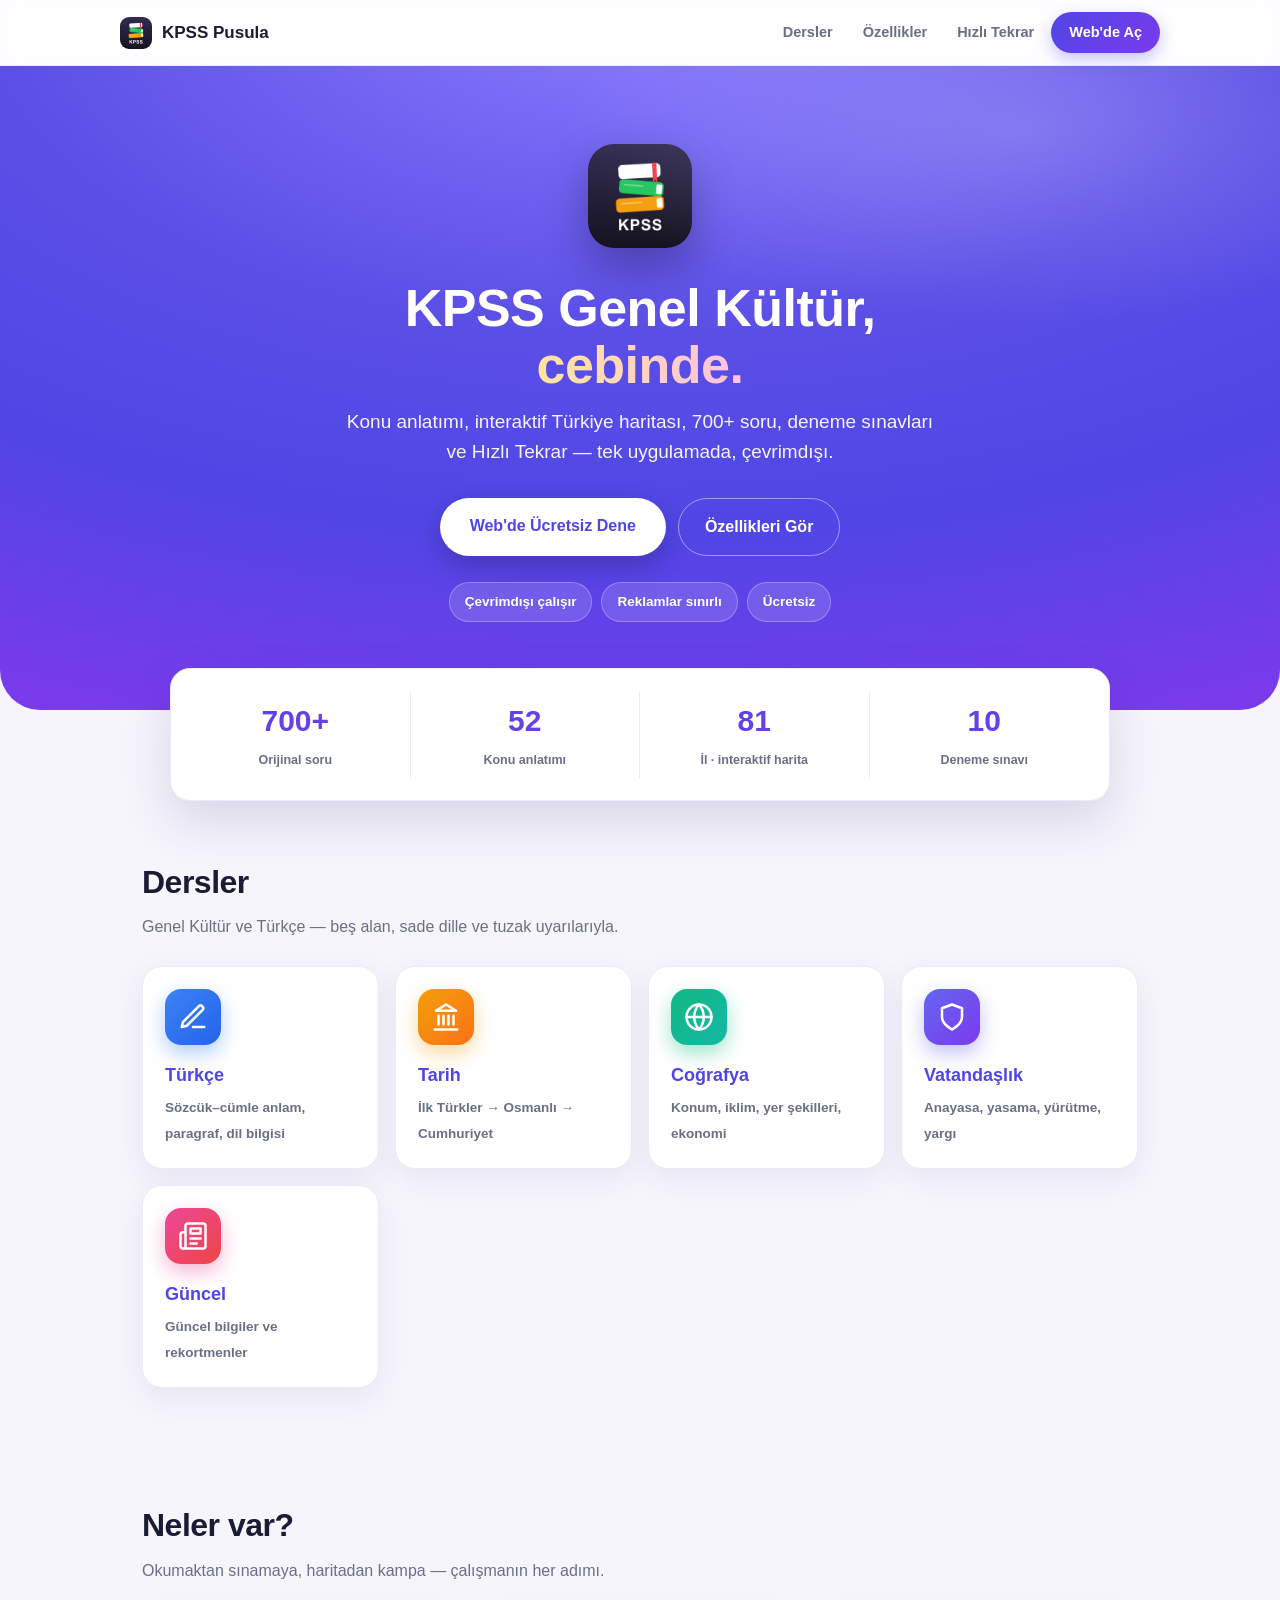
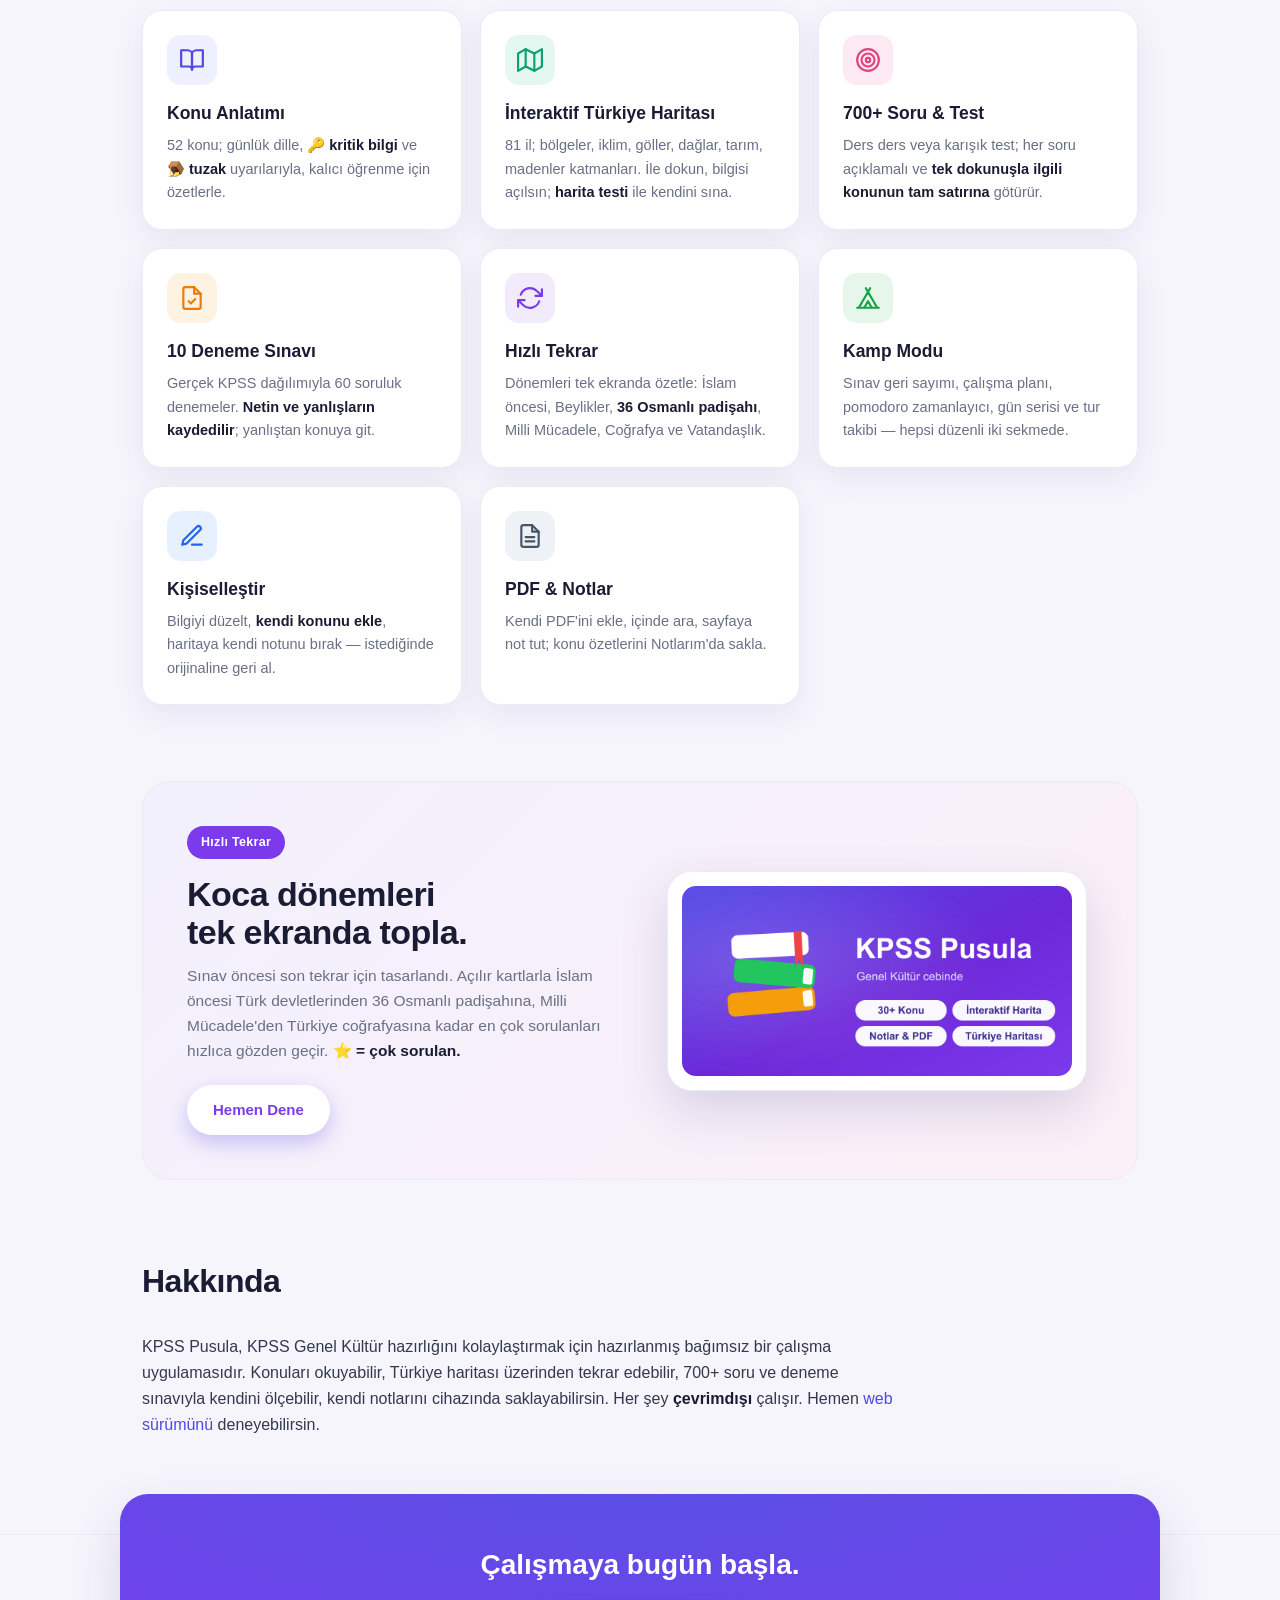
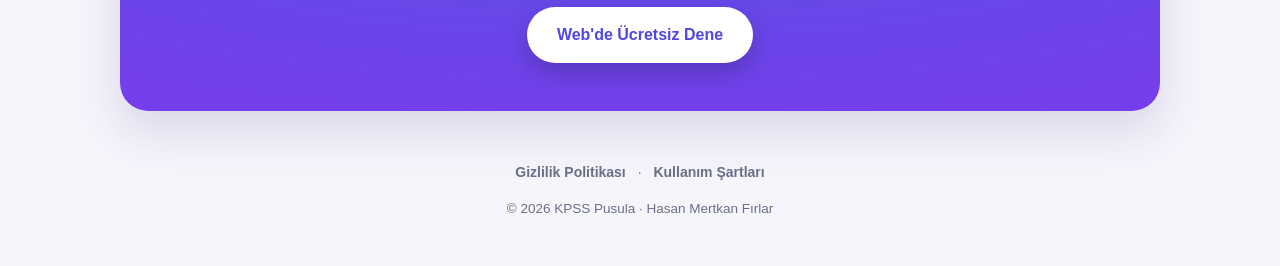
<file: index.html>
<!DOCTYPE html>
<html lang="tr">
<head>
<meta charset="UTF-8">
<meta name="viewport" content="width=device-width, initial-scale=1.0">
<title>KPSS Pusula — Genel Kültür Konu Anlatımı, Harita, Test ve Deneme</title>
<meta name="description" content="KPSS Pusula: Türkçe, Tarih, Coğrafya, Vatandaşlık ve Güncel konu anlatımı, interaktif Türkiye haritası, 700+ orijinal soru, 10 deneme sınavı ve Hızlı Tekrar. Web'de ücretsiz dene.">
<meta name="theme-color" content="#4F46E5">
<meta property="og:title" content="KPSS Pusula — Genel Kültür cebinde">
<meta property="og:description" content="Konu anlatımı, interaktif harita, 700+ soru, 10 deneme ve Hızlı Tekrar. Web'de ücretsiz dene.">
<meta property="og:image" content="feature.png">
<meta property="og:type" content="website">
<link rel="icon" href="icon.png">
<link rel="stylesheet" href="style.css?v=2">
</head>
<body>

<nav class="nav">
  <a class="brand" href="./"><img src="icon.png" alt="">KPSS Pusula</a>
  <div class="links">
    <a href="#dersler">Dersler</a>
    <a href="#ozellikler">Özellikler</a>
    <a href="#tekrar">Hızlı Tekrar</a>
    <a class="cta" href="app/">Web'de Aç</a>
  </div>
</nav>

<header class="hero">
  <div class="hero-inner">
    <img class="icon" src="icon.png" alt="KPSS Pusula">
    <h1>KPSS Genel Kültür,<br><span class="grad-text">cebinde.</span></h1>
    <p class="tag">Konu anlatımı, interaktif Türkiye haritası, 700+ soru, deneme sınavları ve Hızlı Tekrar — tek uygulamada, çevrimdışı.</p>
    <div class="hero-cta">
      <a class="btn-primary" href="app/">Web'de Ücretsiz Dene</a>
      <a class="btn-ghost" href="#ozellikler">Özellikleri Gör</a>
    </div>
    <div class="badges">
      <span class="badge">Çevrimdışı çalışır</span>
      <span class="badge">Reklamlar sınırlı</span>
      <span class="badge">Ücretsiz</span>
    </div>
  </div>
</header>

<div class="stats-band">
  <div class="stat"><b>700+</b><span>Orijinal soru</span></div>
  <div class="stat"><b>52</b><span>Konu anlatımı</span></div>
  <div class="stat"><b>81</b><span>İl · interaktif harita</span></div>
  <div class="stat"><b>10</b><span>Deneme sınavı</span></div>
</div>

<main class="wrap">

  <section id="dersler">
    <div class="sec-head"><h2>Dersler</h2><p>Genel Kültür ve Türkçe — beş alan, sade dille ve tuzak uyarılarıyla.</p></div>
    <div class="subjects">
      <a class="subj" style="--g1:#3B82F6;--g2:#2563EB" href="app/#turkce">
        <div class="em">
          <svg viewBox="0 0 24 24"><path d="M12 20h9"/><path d="M16.5 3.5a2.1 2.1 0 0 1 3 3L7 19l-4 1 1-4z"/></svg>
        </div>
        <h3>Türkçe</h3><span>Sözcük–cümle anlam, paragraf, dil bilgisi</span>
      </a>
      <a class="subj" style="--g1:#F59E0B;--g2:#F97316" href="app/#tarih">
        <div class="em">
          <svg viewBox="0 0 24 24"><path d="M3 22h18M6 18v-7M10 18v-7M14 18v-7M18 18v-7"/><path d="M12 2 20 7H4z"/></svg>
        </div>
        <h3>Tarih</h3><span>İlk Türkler → Osmanlı → Cumhuriyet</span>
      </a>
      <a class="subj" style="--g1:#10B981;--g2:#14B8A6" href="app/#cografya">
        <div class="em">
          <svg viewBox="0 0 24 24"><circle cx="12" cy="12" r="10"/><path d="M2 12h20"/><path d="M12 2a15 15 0 0 1 0 20 15 15 0 0 1 0-20z"/></svg>
        </div>
        <h3>Coğrafya</h3><span>Konum, iklim, yer şekilleri, ekonomi</span>
      </a>
      <a class="subj" style="--g1:#6366F1;--g2:#7C3AED" href="app/#vatandaslik">
        <div class="em">
          <svg viewBox="0 0 24 24"><path d="M12 22s8-4 8-10V5l-8-3-8 3v7c0 6 8 10 8 10z"/></svg>
        </div>
        <h3>Vatandaşlık</h3><span>Anayasa, yasama, yürütme, yargı</span>
      </a>
      <a class="subj" style="--g1:#EC4899;--g2:#EF4444" href="app/#guncel">
        <div class="em">
          <svg viewBox="0 0 24 24"><path d="M4 22h16a2 2 0 0 0 2-2V4a2 2 0 0 0-2-2H8a2 2 0 0 0-2 2v16a2 2 0 0 1-2 2Zm0 0a2 2 0 0 1-2-2v-9a2 2 0 0 1 2-2h2"/><path d="M18 14h-8M15 18h-5M10 6h8v4h-8z"/></svg>
        </div>
        <h3>Güncel</h3><span>Güncel bilgiler ve rekortmenler</span>
      </a>
    </div>
  </section>

  <section id="ozellikler">
    <div class="sec-head"><h2>Neler var?</h2><p>Okumaktan sınamaya, haritadan kampa — çalışmanın her adımı.</p></div>
    <div class="grid">
      <div class="feat">
        <div class="ico i-book"><svg viewBox="0 0 24 24"><path d="M2 3h6a4 4 0 0 1 4 4v14a3 3 0 0 0-3-3H2z"/><path d="M22 3h-6a4 4 0 0 0-4 4v14a3 3 0 0 1 3-3h7z"/></svg></div>
        <h3>Konu Anlatımı</h3><p>52 konu; günlük dille, <b>🔑 kritik bilgi</b> ve <b>🪤 tuzak</b> uyarılarıyla, kalıcı öğrenme için özetlerle.</p>
      </div>
      <div class="feat">
        <div class="ico i-map"><svg viewBox="0 0 24 24"><path d="M1 6 8 2l8 4 7-4v16l-7 4-8-4-7 4z"/><path d="M8 2v16M16 6v16"/></svg></div>
        <h3>İnteraktif Türkiye Haritası</h3><p>81 il; bölgeler, iklim, göller, dağlar, tarım, madenler katmanları. İle dokun, bilgisi açılsın; <b>harita testi</b> ile kendini sına.</p>
      </div>
      <div class="feat">
        <div class="ico i-target"><svg viewBox="0 0 24 24"><circle cx="12" cy="12" r="10"/><circle cx="12" cy="12" r="6"/><circle cx="12" cy="12" r="2"/></svg></div>
        <h3>700+ Soru & Test</h3><p>Ders ders veya karışık test; her soru açıklamalı ve <b>tek dokunuşla ilgili konunun tam satırına</b> götürür.</p>
      </div>
      <div class="feat">
        <div class="ico i-exam"><svg viewBox="0 0 24 24"><path d="M14 2H6a2 2 0 0 0-2 2v16a2 2 0 0 0 2 2h12a2 2 0 0 0 2-2V8z"/><path d="M14 2v6h6M9 15l2 2 4-4"/></svg></div>
        <h3>10 Deneme Sınavı</h3><p>Gerçek KPSS dağılımıyla 60 soruluk denemeler. <b>Netin ve yanlışların kaydedilir</b>; yanlıştan konuya git.</p>
      </div>
      <div class="feat">
        <div class="ico i-refresh"><svg viewBox="0 0 24 24"><path d="M23 4v6h-6M1 20v-6h6"/><path d="M3.5 9a9 9 0 0 1 14.9-3.4L23 10M1 14l4.6 4.4A9 9 0 0 0 20.5 15"/></svg></div>
        <h3>Hızlı Tekrar</h3><p>Dönemleri tek ekranda özetle: İslam öncesi, Beylikler, <b>36 Osmanlı padişahı</b>, Milli Mücadele, Coğrafya ve Vatandaşlık.</p>
      </div>
      <div class="feat">
        <div class="ico i-camp"><svg viewBox="0 0 24 24"><path d="M3.5 21 14 3M20.5 21 10 3M15.5 21 12 15l-3.5 6M2 21h20"/></svg></div>
        <h3>Kamp Modu</h3><p>Sınav geri sayımı, çalışma planı, pomodoro zamanlayıcı, gün serisi ve tur takibi — hepsi düzenli iki sekmede.</p>
      </div>
      <div class="feat">
        <div class="ico i-edit"><svg viewBox="0 0 24 24"><path d="M12 20h9"/><path d="M16.5 3.5a2.1 2.1 0 0 1 3 3L7 19l-4 1 1-4z"/></svg></div>
        <h3>Kişiselleştir</h3><p>Bilgiyi düzelt, <b>kendi konunu ekle</b>, haritaya kendi notunu bırak — istediğinde orijinaline geri al.</p>
      </div>
      <div class="feat">
        <div class="ico i-file"><svg viewBox="0 0 24 24"><path d="M14 2H6a2 2 0 0 0-2 2v16a2 2 0 0 0 2 2h12a2 2 0 0 0 2-2V8z"/><path d="M14 2v6h6M8 13h8M8 17h8"/></svg></div>
        <h3>PDF & Notlar</h3><p>Kendi PDF'ini ekle, içinde ara, sayfaya not tut; konu özetlerini Notlarım'da sakla.</p>
      </div>
    </div>
  </section>

  <section id="tekrar" class="showcase">
    <div class="showcase-text">
      <span class="pill">Hızlı Tekrar</span>
      <h2>Koca dönemleri<br>tek ekranda topla.</h2>
      <p>Sınav öncesi son tekrar için tasarlandı. Açılır kartlarla İslam öncesi Türk devletlerinden 36 Osmanlı padişahına, Milli Mücadele'den Türkiye coğrafyasına kadar en çok sorulanları hızlıca gözden geçir. <b>⭐ = çok sorulan.</b></p>
      <a class="btn-primary sm" href="app/">Hemen Dene</a>
    </div>
    <div class="showcase-img">
      <div class="frame"><img src="feature.png" alt="KPSS Pusula ekranları"></div>
    </div>
  </section>

  <section id="hakkinda">
    <div class="sec-head"><h2>Hakkında</h2></div>
    <p class="about">KPSS Pusula, KPSS Genel Kültür hazırlığını kolaylaştırmak için hazırlanmış bağımsız bir çalışma uygulamasıdır. Konuları okuyabilir, Türkiye haritası üzerinden tekrar edebilir, 700+ soru ve deneme sınavıyla kendini ölçebilir, kendi notlarını cihazında saklayabilirsin. Her şey <b>çevrimdışı</b> çalışır. Hemen <a href="app/">web sürümünü</a> deneyebilirsin.</p>
  </section>

</main>

<footer>
  <div class="foot-cta">
    <h3>Çalışmaya bugün başla.</h3>
    <a class="btn-primary" href="app/">Web'de Ücretsiz Dene</a>
  </div>
  <div class="foot-links">
    <a href="gizlilik.html">Gizlilik Politikası</a> ·
    <a href="kullanim.html">Kullanım Şartları</a>
  </div>
  <p class="copy">© 2026 KPSS Pusula · Hasan Mertkan Fırlar</p>
</footer>

</body>
</html>
</file>
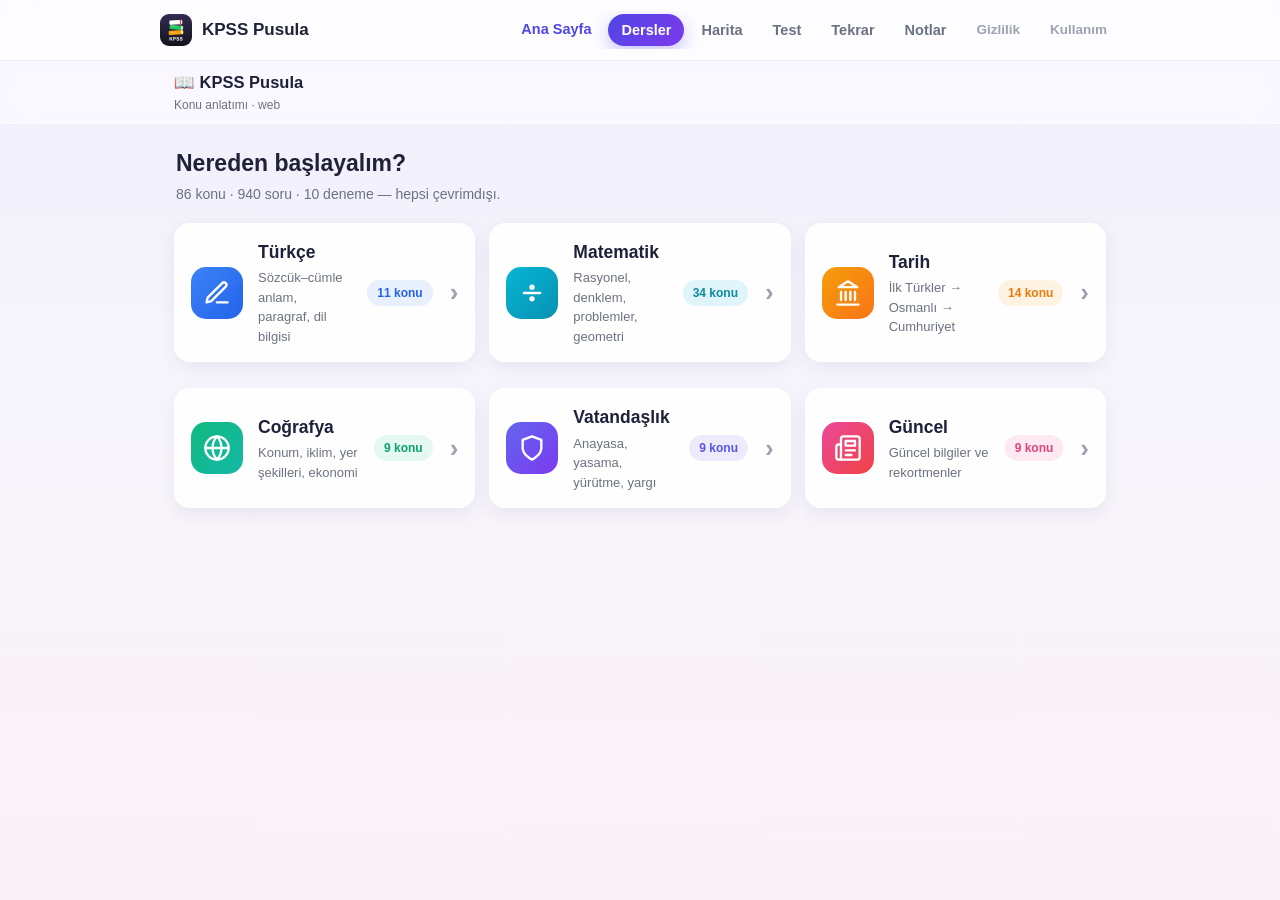
<file: app/index.html>
<!DOCTYPE html>
<html lang="tr">
<head>
  <meta charset="UTF-8">
  <meta name="viewport" content="width=device-width, initial-scale=1, maximum-scale=1, user-scalable=no">
  <title>KPSS Pusula — Web Uygulaması</title>
  <meta name="description" content="KPSS Pusula web sürümü: konu anlatımı, Türkiye haritası, testler, denemeler ve hızlı tekrar.">
  <meta name="theme-color" content="#4F46E5">
  <link rel="icon" href="../icon.png">
  <link rel="stylesheet" href="style.css?v=6">
</head>
<body>
  <header class="sitebar">
    <a class="brand" href="../"><img src="../icon.png" alt="">KPSS Pusula</a>
    <nav id="tabs" class="navlinks"></nav>
  </header>
  <div id="ctx" class="ctxbar"></div>
  <div id="view"></div>
  <div id="sheet" class="sheet" style="display:none"></div>
  <script src="app.js?v=7"></script>
</body>
</html>
</file>
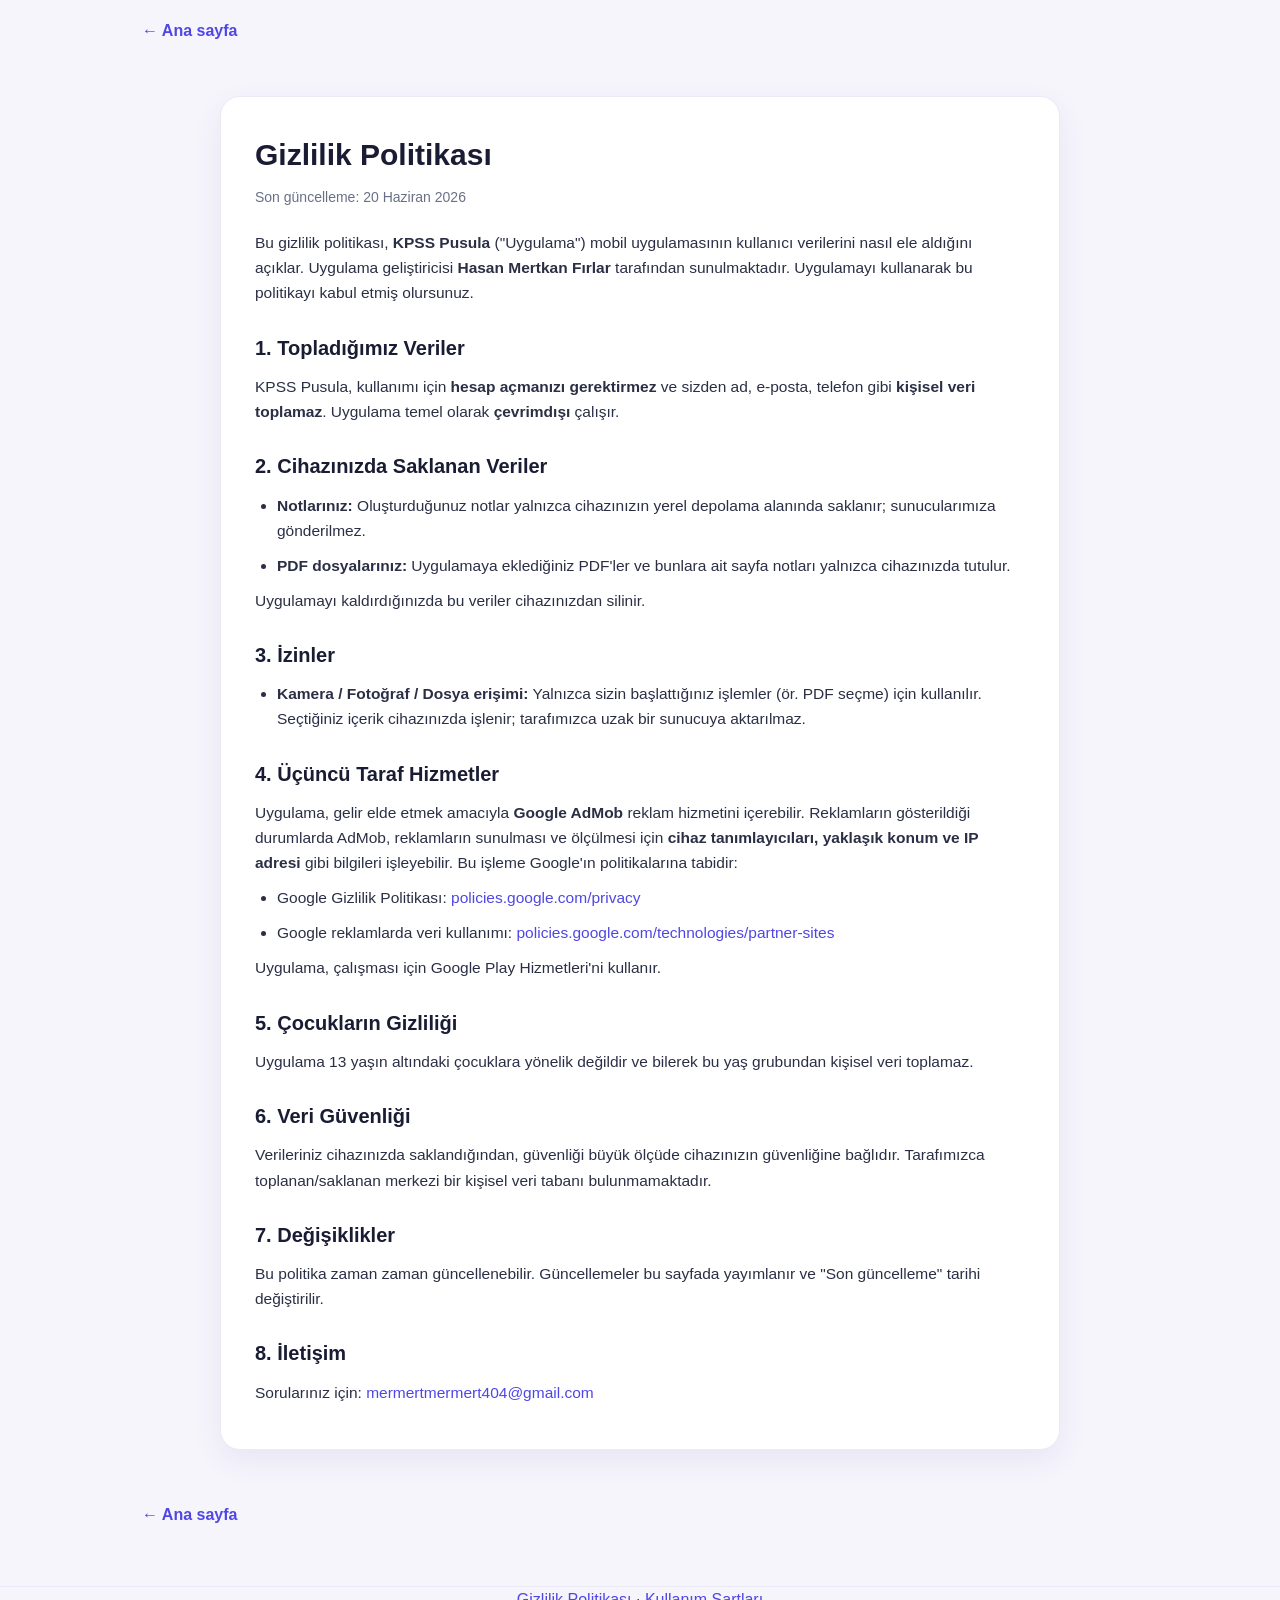
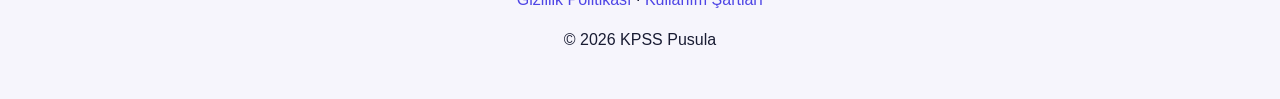
<file: gizlilik.html>
<!DOCTYPE html>
<html lang="tr">
<head>
<meta charset="UTF-8">
<meta name="viewport" content="width=device-width, initial-scale=1.0">
<title>Gizlilik Politikası — KPSS Pusula</title>
<link rel="icon" href="icon.png">
<link rel="stylesheet" href="style.css?v=2">
</head>
<body>
  <div class="wrap">
    <a class="back" href="index.html">← Ana sayfa</a>
    <article class="legal">
      <h1>Gizlilik Politikası</h1>
      <p class="date">Son güncelleme: 20 Haziran 2026</p>

      <p>Bu gizlilik politikası, <strong>KPSS Pusula</strong> ("Uygulama") mobil uygulamasının kullanıcı verilerini nasıl ele aldığını açıklar. Uygulama geliştiricisi <strong>Hasan Mertkan Fırlar</strong> tarafından sunulmaktadır. Uygulamayı kullanarak bu politikayı kabul etmiş olursunuz.</p>

      <h2>1. Topladığımız Veriler</h2>
      <p>KPSS Pusula, kullanımı için <strong>hesap açmanızı gerektirmez</strong> ve sizden ad, e-posta, telefon gibi <strong>kişisel veri toplamaz</strong>. Uygulama temel olarak <strong>çevrimdışı</strong> çalışır.</p>

      <h2>2. Cihazınızda Saklanan Veriler</h2>
      <ul>
        <li><strong>Notlarınız:</strong> Oluşturduğunuz notlar yalnızca cihazınızın yerel depolama alanında saklanır; sunucularımıza gönderilmez.</li>
        <li><strong>PDF dosyalarınız:</strong> Uygulamaya eklediğiniz PDF'ler ve bunlara ait sayfa notları yalnızca cihazınızda tutulur.</li>
      </ul>
      <p>Uygulamayı kaldırdığınızda bu veriler cihazınızdan silinir.</p>

      <h2>3. İzinler</h2>
      <ul>
        <li><strong>Kamera / Fotoğraf / Dosya erişimi:</strong> Yalnızca sizin başlattığınız işlemler (ör. PDF seçme) için kullanılır. Seçtiğiniz içerik cihazınızda işlenir; tarafımızca uzak bir sunucuya aktarılmaz.</li>
      </ul>

      <h2>4. Üçüncü Taraf Hizmetler</h2>
      <p>Uygulama, gelir elde etmek amacıyla <strong>Google AdMob</strong> reklam hizmetini içerebilir. Reklamların gösterildiği durumlarda AdMob, reklamların sunulması ve ölçülmesi için <strong>cihaz tanımlayıcıları, yaklaşık konum ve IP adresi</strong> gibi bilgileri işleyebilir. Bu işleme Google'ın politikalarına tabidir:</p>
      <ul>
        <li>Google Gizlilik Politikası: <a href="https://policies.google.com/privacy" target="_blank" rel="noopener">policies.google.com/privacy</a></li>
        <li>Google reklamlarda veri kullanımı: <a href="https://policies.google.com/technologies/partner-sites" target="_blank" rel="noopener">policies.google.com/technologies/partner-sites</a></li>
      </ul>
      <p>Uygulama, çalışması için Google Play Hizmetleri'ni kullanır.</p>

      <h2>5. Çocukların Gizliliği</h2>
      <p>Uygulama 13 yaşın altındaki çocuklara yönelik değildir ve bilerek bu yaş grubundan kişisel veri toplamaz.</p>

      <h2>6. Veri Güvenliği</h2>
      <p>Verileriniz cihazınızda saklandığından, güvenliği büyük ölçüde cihazınızın güvenliğine bağlıdır. Tarafımızca toplanan/saklanan merkezi bir kişisel veri tabanı bulunmamaktadır.</p>

      <h2>7. Değişiklikler</h2>
      <p>Bu politika zaman zaman güncellenebilir. Güncellemeler bu sayfada yayımlanır ve "Son güncelleme" tarihi değiştirilir.</p>

      <h2>8. İletişim</h2>
      <p>Sorularınız için: <a href="mailto:mermertmermert404@gmail.com">mermertmermert404@gmail.com</a></p>
    </article>
    <a class="back" href="index.html">← Ana sayfa</a>
  </div>
  <footer>
    <a href="gizlilik.html">Gizlilik Politikası</a> · <a href="kullanim.html">Kullanım Şartları</a>
    <p style="margin-top:14px">© 2026 KPSS Pusula</p>
  </footer>
</body>
</html>
</file>
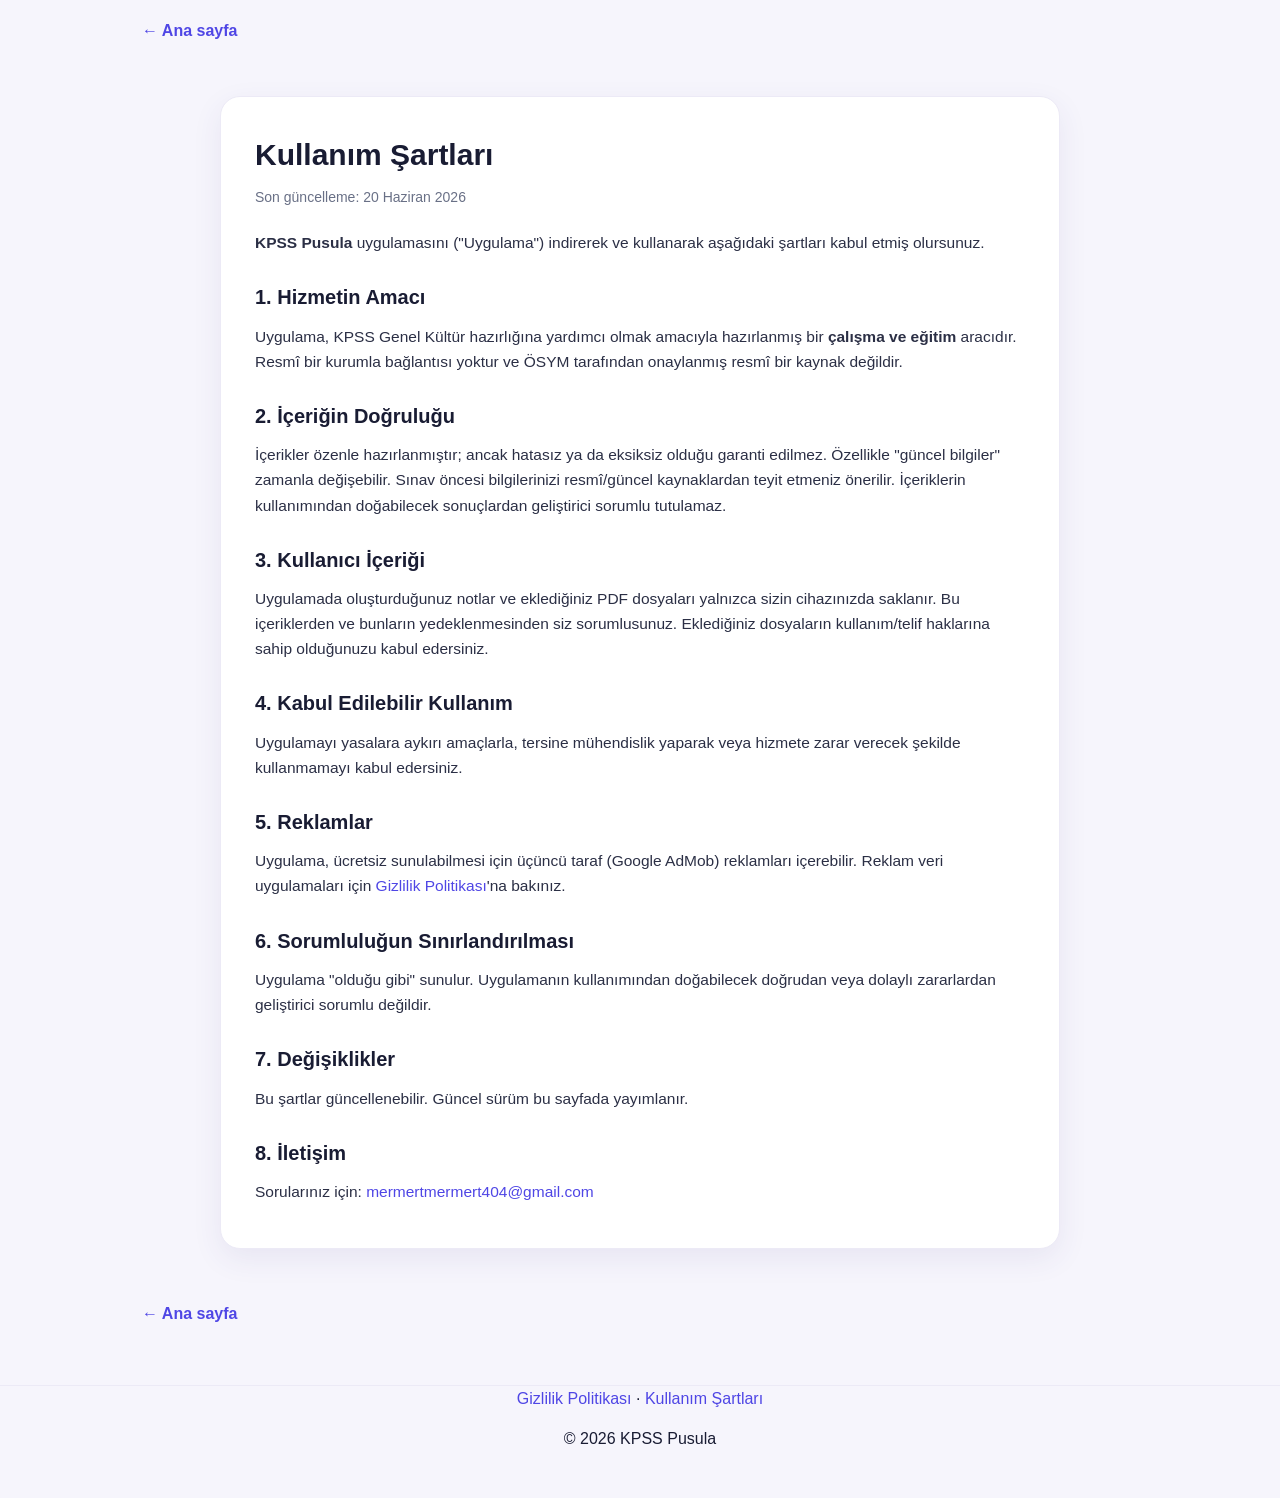
<file: kullanim.html>
<!DOCTYPE html>
<html lang="tr">
<head>
<meta charset="UTF-8">
<meta name="viewport" content="width=device-width, initial-scale=1.0">
<title>Kullanım Şartları — KPSS Pusula</title>
<link rel="icon" href="icon.png">
<link rel="stylesheet" href="style.css?v=2">
</head>
<body>
  <div class="wrap">
    <a class="back" href="index.html">← Ana sayfa</a>
    <article class="legal">
      <h1>Kullanım Şartları</h1>
      <p class="date">Son güncelleme: 20 Haziran 2026</p>

      <p><strong>KPSS Pusula</strong> uygulamasını ("Uygulama") indirerek ve kullanarak aşağıdaki şartları kabul etmiş olursunuz.</p>

      <h2>1. Hizmetin Amacı</h2>
      <p>Uygulama, KPSS Genel Kültür hazırlığına yardımcı olmak amacıyla hazırlanmış bir <strong>çalışma ve eğitim</strong> aracıdır. Resmî bir kurumla bağlantısı yoktur ve ÖSYM tarafından onaylanmış resmî bir kaynak değildir.</p>

      <h2>2. İçeriğin Doğruluğu</h2>
      <p>İçerikler özenle hazırlanmıştır; ancak hatasız ya da eksiksiz olduğu garanti edilmez. Özellikle "güncel bilgiler" zamanla değişebilir. Sınav öncesi bilgilerinizi resmî/güncel kaynaklardan teyit etmeniz önerilir. İçeriklerin kullanımından doğabilecek sonuçlardan geliştirici sorumlu tutulamaz.</p>

      <h2>3. Kullanıcı İçeriği</h2>
      <p>Uygulamada oluşturduğunuz notlar ve eklediğiniz PDF dosyaları yalnızca sizin cihazınızda saklanır. Bu içeriklerden ve bunların yedeklenmesinden siz sorumlusunuz. Eklediğiniz dosyaların kullanım/telif haklarına sahip olduğunuzu kabul edersiniz.</p>

      <h2>4. Kabul Edilebilir Kullanım</h2>
      <p>Uygulamayı yasalara aykırı amaçlarla, tersine mühendislik yaparak veya hizmete zarar verecek şekilde kullanmamayı kabul edersiniz.</p>

      <h2>5. Reklamlar</h2>
      <p>Uygulama, ücretsiz sunulabilmesi için üçüncü taraf (Google AdMob) reklamları içerebilir. Reklam veri uygulamaları için <a href="gizlilik.html">Gizlilik Politikası</a>'na bakınız.</p>

      <h2>6. Sorumluluğun Sınırlandırılması</h2>
      <p>Uygulama "olduğu gibi" sunulur. Uygulamanın kullanımından doğabilecek doğrudan veya dolaylı zararlardan geliştirici sorumlu değildir.</p>

      <h2>7. Değişiklikler</h2>
      <p>Bu şartlar güncellenebilir. Güncel sürüm bu sayfada yayımlanır.</p>

      <h2>8. İletişim</h2>
      <p>Sorularınız için: <a href="mailto:mermertmermert404@gmail.com">mermertmermert404@gmail.com</a></p>
    </article>
    <a class="back" href="index.html">← Ana sayfa</a>
  </div>
  <footer>
    <a href="gizlilik.html">Gizlilik Politikası</a> · <a href="kullanim.html">Kullanım Şartları</a>
    <p style="margin-top:14px">© 2026 KPSS Pusula</p>
  </footer>
</body>
</html>
</file>
<file: style.css>
:root{
  --indigo:#4F46E5; --purple:#7C3AED; --ink:#191C33; --soft:#697086;
  --bg:#F6F5FC; --card:#fff; --border:#ECEAF6;
  --shadow:0 10px 30px rgba(59,47,122,.08);
  --shadow-lg:0 20px 48px rgba(59,47,122,.16);
  --radius:20px;
}
*{box-sizing:border-box;margin:0;padding:0}
html{scroll-behavior:smooth}
body{font-family:-apple-system,BlinkMacSystemFont,"Segoe UI",Roboto,Arial,sans-serif;
  color:var(--ink);background:var(--bg);line-height:1.62;-webkit-font-smoothing:antialiased}
a{color:var(--indigo);text-decoration:none}
.wrap{max-width:1040px;margin:0 auto;padding:0 22px}
svg{display:block}

/* ---------- NAV ---------- */
.nav{position:sticky;top:0;z-index:50;background:rgba(255,255,255,.82);
  backdrop-filter:saturate(180%) blur(14px);-webkit-backdrop-filter:saturate(180%) blur(14px);
  border-bottom:1px solid var(--border);display:flex;align-items:center;justify-content:space-between;
  padding:12px max(22px,calc((100vw - 1040px)/2));flex-wrap:wrap;gap:8px}
.nav .brand{display:flex;align-items:center;gap:10px;font-weight:800;font-size:17px;color:var(--ink)}
.nav .brand img{width:32px;height:32px;border-radius:9px}
.nav .links{display:flex;align-items:center;gap:4px;flex-wrap:wrap}
.nav .links a{color:var(--soft);font-weight:700;font-size:14.5px;padding:8px 13px;border-radius:999px;transition:.15s}
.nav .links a:hover{background:var(--bg);color:var(--indigo)}
.nav .links a.cta{background:linear-gradient(135deg,#4F46E5,#7C3AED);color:#fff;padding:9px 18px;box-shadow:0 6px 16px rgba(79,70,229,.32)}
.nav .links a.cta:hover{transform:translateY(-1px);color:#fff}

/* ---------- HERO ---------- */
.hero{position:relative;overflow:hidden;text-align:center;color:#fff;
  background:radial-gradient(120% 120% at 50% -10%,#8B7BFF 0%,#5B4FE6 42%,#4F46E5 68%,#7C3AED 100%);
  padding:78px 22px 88px;border-radius:0 0 40px 40px}
.hero::after{content:"";position:absolute;inset:0;pointer-events:none;
  background:radial-gradient(60% 50% at 80% 10%,rgba(255,255,255,.18),transparent 60%);}
.hero-inner{position:relative;max-width:760px;margin:0 auto}
.hero .icon{width:104px;height:104px;border-radius:26px;box-shadow:0 18px 44px rgba(0,0,0,.28)}
.hero h1{font-size:clamp(34px,6vw,52px);line-height:1.08;margin:24px 0 14px;letter-spacing:-.5px;font-weight:850}
.grad-text{background:linear-gradient(90deg,#FFE59E,#FFC1E3);-webkit-background-clip:text;background-clip:text;color:transparent}
.hero .tag{font-size:clamp(16px,2.4vw,19px);opacity:.94;max-width:600px;margin:0 auto;font-weight:500}
.hero-cta{margin-top:30px;display:flex;gap:12px;justify-content:center;flex-wrap:wrap}
.btn-primary{display:inline-block;background:#fff;color:#4F46E5;font-weight:800;font-size:16px;
  padding:15px 30px;border-radius:999px;box-shadow:0 10px 26px rgba(0,0,0,.20);transition:.15s}
.btn-primary:hover{transform:translateY(-2px);box-shadow:0 16px 34px rgba(0,0,0,.26)}
.btn-primary.sm{padding:13px 26px;font-size:15px;box-shadow:0 8px 20px rgba(79,70,229,.28)}
.btn-ghost{display:inline-block;color:#fff;font-weight:700;font-size:16px;padding:15px 26px;border-radius:999px;
  border:1.5px solid rgba(255,255,255,.45);transition:.15s}
.btn-ghost:hover{background:rgba(255,255,255,.14);color:#fff}
.badges{margin-top:26px;display:flex;gap:9px;justify-content:center;flex-wrap:wrap}
.badge{background:rgba(255,255,255,.14);border:1px solid rgba(255,255,255,.26);
  padding:8px 15px;border-radius:999px;font-size:13.5px;font-weight:600}

/* ---------- STATS BAND ---------- */
.stats-band{max-width:940px;margin:-42px auto 0;position:relative;z-index:5;
  background:var(--card);border:1px solid var(--border);border-radius:var(--radius);
  box-shadow:var(--shadow-lg);display:grid;grid-template-columns:repeat(4,1fr);
  padding:22px 10px}
.stats-band .stat{text-align:center;padding:6px 8px;border-right:1px solid var(--border)}
.stats-band .stat:last-child{border-right:none}
.stats-band .stat b{display:block;font-size:30px;font-weight:850;
  background:linear-gradient(135deg,#4F46E5,#7C3AED);-webkit-background-clip:text;background-clip:text;color:transparent}
.stats-band .stat span{font-size:12.5px;color:var(--soft);font-weight:600}

/* ---------- SECTIONS ---------- */
section{padding:56px 0}
.sec-head{margin-bottom:26px}
.sec-head h2{font-size:clamp(24px,3.4vw,32px);font-weight:850;letter-spacing:-.5px}
.sec-head p{color:var(--soft);font-size:16px;margin-top:6px;max-width:560px}

/* Ders kartları */
.subjects{display:grid;grid-template-columns:repeat(auto-fit,minmax(200px,1fr));gap:16px}
.subj{display:block;background:var(--card);border:1px solid var(--border);border-radius:var(--radius);padding:22px;
  box-shadow:var(--shadow);transition:transform .16s,box-shadow .16s}
.subj:hover{transform:translateY(-4px);box-shadow:var(--shadow-lg)}
.subj .em{width:56px;height:56px;border-radius:16px;display:flex;align-items:center;justify-content:center;
  background:linear-gradient(135deg,var(--g1),var(--g2));box-shadow:0 8px 20px color-mix(in srgb,var(--g1) 40%,transparent)}
.subj .em svg{width:30px;height:30px;fill:none;stroke:#fff;stroke-width:2;stroke-linecap:round;stroke-linejoin:round}
.subj h3{font-size:18px;margin:16px 0 4px}
.subj span{font-size:13.5px;color:var(--soft);font-weight:600}

/* Özellik kartları */
.grid{display:grid;grid-template-columns:repeat(auto-fit,minmax(250px,1fr));gap:18px}
.feat{background:var(--card);border:1px solid var(--border);border-radius:var(--radius);padding:24px;
  box-shadow:var(--shadow);transition:transform .16s,box-shadow .16s}
.feat:hover{transform:translateY(-4px);box-shadow:var(--shadow-lg)}
.feat .ico{width:50px;height:50px;border-radius:14px;display:flex;align-items:center;justify-content:center;margin-bottom:14px}
.feat .ico svg{width:26px;height:26px;fill:none;stroke:currentColor;stroke-width:2;stroke-linecap:round;stroke-linejoin:round}
.feat h3{font-size:17.5px;margin-bottom:7px}
.feat p{color:var(--soft);font-size:14.5px}
.feat p b{color:var(--ink);font-weight:700}
.i-book{background:#EEF0FF;color:#4F46E5}
.i-map{background:#E4F8F1;color:#0E9F73}
.i-target{background:#FCE9F1;color:#E0457C}
.i-exam{background:#FEF3E2;color:#EA7B0E}
.i-refresh{background:#F1EBFC;color:#7C3AED}
.i-camp{background:#E6F6EA;color:#16A34A}
.i-edit{background:#E7F0FF;color:#2563EB}
.i-file{background:#EEF1F5;color:#475569}

/* Showcase */
.showcase{display:grid;grid-template-columns:1fr 1fr;gap:40px;align-items:center;
  background:linear-gradient(135deg,#F2F0FD,#FBF0F7);border:1px solid var(--border);
  border-radius:28px;padding:44px;margin:20px 0}
.showcase-text .pill{display:inline-block;background:#7C3AED;color:#fff;font-weight:700;font-size:12.5px;
  padding:6px 14px;border-radius:999px;letter-spacing:.3px}
.showcase-text h2{font-size:clamp(24px,3.4vw,34px);font-weight:850;letter-spacing:-.5px;margin:16px 0 12px;line-height:1.12}
.showcase-text p{color:var(--soft);font-size:15.5px}
.showcase-text p b{color:var(--ink)}
.showcase-text .btn-primary{margin-top:22px;color:#7C3AED}
.showcase-img{display:flex;justify-content:center}
.frame{background:#fff;border:1px solid var(--border);border-radius:24px;padding:14px;box-shadow:var(--shadow-lg);max-width:420px}
.frame img{width:100%;border-radius:14px;display:block}

.about{color:#33384f;font-size:16px;max-width:760px}
.about b{color:var(--ink)}

/* ---------- FOOTER ---------- */
footer{margin-top:40px;border-top:1px solid var(--border);text-align:center;padding:0 22px 46px}
.foot-cta{background:radial-gradient(120% 140% at 50% 0%,#5B4FE6,#7C3AED);color:#fff;
  border-radius:28px;padding:48px 24px;margin:0 auto 34px;max-width:1040px;margin-top:-1px;
  transform:translateY(-40px);box-shadow:var(--shadow-lg)}
.foot-cta h3{font-size:clamp(22px,3vw,28px);font-weight:800;margin-bottom:20px}
.foot-links{color:var(--soft);font-size:14px;margin-top:-24px}
.foot-links a{margin:0 8px;font-weight:600;color:var(--soft)}
.foot-links a:hover{color:var(--indigo)}
.copy{color:var(--soft);font-size:13.5px;margin-top:14px}

/* ---------- LEGAL (gizlilik / kullanım) ---------- */
.legal{background:var(--card);border:1px solid var(--border);border-radius:var(--radius);
  padding:34px;margin:34px auto;max-width:840px;box-shadow:var(--shadow)}
.legal h1{font-size:30px;margin-bottom:6px}
.legal .date{color:var(--soft);font-size:14px;margin-bottom:22px}
.legal h2{font-size:20px;margin:26px 0 10px}
.legal p,.legal li{color:#2b2f45;font-size:15.5px;margin-bottom:10px}
.legal ul{padding-left:22px}
.back{display:inline-block;margin:18px 0;font-weight:700}

/* ---------- RESPONSIVE ---------- */
@media(max-width:720px){
  .stats-band{grid-template-columns:repeat(2,1fr);gap:10px 0;max-width:calc(100% - 44px)}
  .stats-band .stat:nth-child(2){border-right:none}
  .showcase{grid-template-columns:1fr;padding:32px 24px}
  .showcase-img{order:-1}
  .frame{max-width:320px}
  section{padding:44px 0}
}
</file>
<file: app/style.css>
:root{
  --indigo:#4F46E5; --purple:#7C3AED; --bg:#F5F4FB; --card:#fff;
  --text:#1E2138; --soft:#6B7280; --faint:#9CA3AF; --border:#ECEAF6;
  --grad:linear-gradient(135deg,#6D5DF6,#4F46E5,#7C3AED);
}
*{box-sizing:border-box;-webkit-tap-highlight-color:transparent}
html,body{margin:0;padding:0}
body{font-family:-apple-system,BlinkMacSystemFont,"Segoe UI",Roboto,sans-serif;
  color:var(--text);line-height:1.5;
  background:linear-gradient(180deg,#EFECFA 0%,#F6F5FC 38%,#FBF2F7 100%);
  background-attachment:fixed;min-height:100vh}
a{color:var(--indigo)}
.row{display:flex;align-items:center}

/* ===== Liquid-glass site navbar (tier 1, sabit) ===== */
.sitebar{position:sticky;top:0;z-index:50;min-height:54px;box-sizing:border-box;
  display:flex;align-items:center;justify-content:space-between;gap:14px;
  padding:11px max(16px,calc((100vw - 960px)/2));
  background:rgba(255,255,255,.82);
  backdrop-filter:saturate(180%) blur(14px);-webkit-backdrop-filter:saturate(180%) blur(14px);
  border-bottom:1px solid var(--border)}
.brand{display:flex;align-items:center;gap:10px;font-weight:800;font-size:17px;color:var(--text);text-decoration:none;flex-shrink:0}
.brand img{width:32px;height:32px;border-radius:9px}
.navlinks{display:flex;align-items:center;gap:4px;overflow-x:auto;scrollbar-width:none;-webkit-overflow-scrolling:touch}
.navlinks::-webkit-scrollbar{display:none}
.nlink{display:inline-flex;align-items:center;white-space:nowrap;border:0;background:none;cursor:pointer;
  color:var(--soft);font-weight:700;font-size:14.5px;padding:8px 13px;border-radius:999px;text-decoration:none;
  font-family:inherit;transition:background .15s,color .15s}
.nlink:hover{background:var(--bg);color:var(--indigo)}
.nlink.on{background:linear-gradient(135deg,#4F46E5,#7C3AED);color:#fff;box-shadow:0 6px 16px rgba(79,70,229,.30)}
.nlink.on:hover{color:#fff}
.nlink.home{color:var(--indigo)}
.nlink.dim{color:var(--faint);font-weight:600;font-size:13.5px}
.nlink.dim:hover{color:var(--indigo)}

/* ===== Bağlam satırı (tier 2, cam, geri + başlık) ===== */
.ctxbar{position:sticky;top:54px;z-index:45;
  background:rgba(255,255,255,.55);
  backdrop-filter:saturate(180%) blur(16px);-webkit-backdrop-filter:saturate(180%) blur(16px);
  border-bottom:1px solid rgba(255,255,255,.45)}
.ctx-in{display:flex;align-items:center;gap:11px;max-width:960px;margin:0 auto;padding:9px 14px}
.cback{flex-shrink:0;width:34px;height:34px;border-radius:11px;border:1px solid rgba(79,70,229,.18);
  background:rgba(255,255,255,.6);color:var(--indigo);font-size:22px;line-height:1;cursor:pointer;
  display:flex;align-items:center;justify-content:center}
.cback:active{transform:scale(.92)}
.ctx-t{flex:1;min-width:0}
.ctx-t h1{margin:0;font-size:16.5px;font-weight:800;color:var(--text);white-space:nowrap;overflow:hidden;text-overflow:ellipsis}
.ctx-t .sub{font-size:12px;color:var(--soft);margin-top:1px}
.wrap{max-width:760px;margin:0 auto;padding:14px}
.card{background:rgba(255,255,255,.88);backdrop-filter:blur(6px);-webkit-backdrop-filter:blur(6px);
  border-radius:16px;padding:16px;margin-bottom:12px;
  box-shadow:0 6px 18px rgba(59,47,122,.08);cursor:pointer;border:1px solid rgba(255,255,255,.7);
  transition:transform .18s,box-shadow .18s,border-color .18s}
.card:hover{border-color:rgba(124,58,237,.25);box-shadow:0 12px 28px rgba(59,47,122,.12)}
.grid{display:grid;grid-template-columns:1fr 1fr;gap:12px}
.badge{width:52px;height:52px;border-radius:15px;display:flex;align-items:center;justify-content:center;font-size:26px;flex-shrink:0}
.badge svg{width:28px;height:28px;fill:none;stroke:#fff;stroke-width:2;stroke-linecap:round;stroke-linejoin:round}
.pill{font-size:12px;font-weight:700;padding:4px 10px;border-radius:999px;flex-shrink:0}

/* Dersler ekranı */
.welcome{padding:8px 2px 18px}
.welcome h2{margin:0 0 4px;font-size:23px;font-weight:900}
.welcome p{margin:0;color:var(--soft);font-size:14px}
.subjlist{display:flex;flex-direction:column;gap:12px}
.subjrow{display:flex;align-items:center;gap:15px;padding:15px 16px}
.subjrow:hover{transform:translateY(-2px);box-shadow:0 14px 30px rgba(59,47,122,.14)}
.sb-body{flex:1;min-width:0}
.sb-body h3{margin:0;font-size:17.5px}
.sb-body p{margin:3px 0 0;color:var(--soft);font-size:13px}
.sb-chev{color:var(--faint);font-size:26px;font-weight:700;margin-left:2px}

/* geniş harita */
.mapwide{max-width:940px}
.tlist .card{display:flex;align-items:center;gap:12px}
.tnum{min-width:30px;height:30px;border-radius:9px;display:flex;align-items:center;justify-content:center;
  font-weight:800;font-size:13px;color:#fff}
.tlist .ttl{font-weight:700;font-size:15px;flex:1}
.chev{color:var(--faint);font-size:22px}
/* konu metni */
.topic h1{font-size:21px;margin:6px 0 8px;color:var(--indigo)}
.topic h2{font-size:18px;margin:18px 0 8px;border-left:4px solid var(--indigo);padding-left:10px}
.topic h3{font-size:15.5px;margin:12px 0 4px;color:var(--indigo)}
.topic p{font-size:15px;margin:6px 0}
.topic ul{margin:6px 0;padding-left:22px}
.topic li{font-size:15px;margin:3px 0}
.topic blockquote{border-left:4px solid var(--indigo);background:#eef0ff;margin:8px 0;
  padding:8px 12px;border-radius:8px;color:var(--soft);font-style:italic}
.topic table{border-collapse:collapse;width:100%;margin:10px 0;font-size:13.5px;
  border:1px solid #ddd6fe;border-radius:8px;overflow:hidden}
.topic th{background:#ede9fe;font-weight:800;color:var(--indigo)}
.topic th,.topic td{border:1px solid var(--border);padding:7px 9px;text-align:left}
.topic hr{border:0;border-top:1px solid var(--border);margin:14px 0}
.topic b{color:var(--text)}
.hl{background:#ddd6fe55;border:1.5px solid #a78bfa88;border-radius:8px;padding:2px 6px}
.btn{display:inline-block;background:var(--grad);color:#fff;border:0;border-radius:12px;
  padding:12px 16px;font-size:15px;font-weight:800;cursor:pointer;text-align:center}
.btn.ghost{background:var(--bg);color:var(--soft);border:1px solid var(--border)}
.btnrow{display:flex;gap:10px;margin-top:16px}
.btnrow .btn{flex:1}
/* harita */
.chips{display:flex;gap:8px;overflow-x:auto;padding:10px 14px;scrollbar-width:none}
.chips::-webkit-scrollbar{display:none}
.chip{white-space:nowrap;padding:9px 14px;border-radius:999px;background:var(--card);
  border:1px solid var(--border);font-size:13.5px;font-weight:700;cursor:pointer}
.chip.on{background:#0E9F73;border-color:#0E9F73;color:#fff}
.mapwrap{background:var(--card);border-radius:16px;padding:8px;box-shadow:0 6px 16px rgba(59,47,122,.07)}
.mapwrap svg{width:100%;height:auto;display:block}
.mapwrap path{stroke:#fff;stroke-width:.5;cursor:pointer}
.legend{display:flex;flex-wrap:wrap;gap:8px;margin-top:12px}
.legend .lg{display:flex;align-items:center;gap:6px;width:48%;font-size:13px}
.dot{width:13px;height:13px;border-radius:4px}
.sheet{position:fixed;left:0;right:0;bottom:0;z-index:30;
  background:rgba(255,255,255,.82);backdrop-filter:saturate(180%) blur(22px);-webkit-backdrop-filter:saturate(180%) blur(22px);
  border-top:1px solid rgba(255,255,255,.6);
  border-radius:24px 24px 0 0;box-shadow:0 -10px 40px rgba(20,18,40,.16);padding:14px 18px 22px;
  max-width:760px;margin:0 auto}
.sheet .handle{width:40px;height:4px;border-radius:2px;background:var(--border);margin:0 auto 12px}
.sheet h3{margin:0;font-size:19px}
.sheet .reg{color:#0E9F73;font-weight:700;font-size:13.5px}
.fact{display:flex;gap:8px;padding:8px 0;border-top:1px solid var(--border)}
.fact .ic{width:26px;text-align:center}
.fact .ft{font-size:12px;color:var(--faint);font-weight:700}
.fact .fl{font-size:14.5px;font-weight:700}
.x{background:var(--bg);border:0;width:34px;height:34px;border-radius:10px;cursor:pointer;font-size:15px;font-weight:800;color:var(--soft)}
/* test */
.opt{display:flex;align-items:center;gap:12px;background:var(--card);border:1.5px solid var(--border);
  border-radius:14px;padding:13px;margin-bottom:10px;cursor:pointer}
.opt .lt{width:30px;height:30px;border-radius:9px;background:var(--bg);display:flex;align-items:center;
  justify-content:center;font-weight:800;border:1px solid var(--border)}
.opt.ok{border-color:#10B981;background:#10B98115}.opt.ok .lt{background:#10B981;color:#fff;border-color:#10B981}
.opt.no{border-color:#EF4444;background:#EF444415}.opt.no .lt{background:#EF4444;color:#fff;border-color:#EF4444}
.qprog{height:6px;background:#eee;border-radius:4px;overflow:hidden;margin:10px 0}
.qprog>div{height:6px;background:var(--indigo)}
.explain{background:var(--card);border:1px solid var(--border);border-radius:12px;padding:14px;margin-top:8px}
/* notlar */
.note{background:var(--card);border-radius:14px;padding:14px;margin-bottom:10px;box-shadow:0 4px 12px rgba(59,47,122,.06)}
.note .nt{font-weight:800}.note .nb{color:var(--soft);font-size:13.5px;margin-top:4px;white-space:pre-wrap}
.fab{position:fixed;right:18px;bottom:22px;background:var(--grad);color:#fff;border:0;border-radius:999px;
  padding:14px 20px;font-weight:800;font-size:15px;cursor:pointer;box-shadow:0 10px 26px rgba(79,70,229,.4);z-index:25}
input.f,textarea.f{width:100%;border:1px solid var(--border);border-radius:12px;padding:12px;font-size:15px;
  font-family:inherit;background:var(--card);color:var(--text)}
textarea.f{min-height:180px;resize:vertical}
.muted{color:var(--soft);text-align:center;padding:40px 20px}
.hint{color:var(--faint);font-size:12.5px;text-align:center;margin-top:14px}

/* Bağlam satırı sağ butonu (Not) */
.barbtn{flex-shrink:0;background:linear-gradient(135deg,#4F46E5,#7C3AED);border:0;color:#fff;font-size:13px;font-weight:800;
  padding:9px 15px;border-radius:999px;cursor:pointer;white-space:nowrap;box-shadow:0 4px 12px rgba(79,70,229,.3)}
.barbtn:active{transform:scale(.95)}

/* Kayan not çekmecesi (glass) */
.notepanel{position:fixed;inset:0;z-index:100;pointer-events:none}
.np-back{position:absolute;inset:0;background:rgba(20,18,40,.28);opacity:0;transition:opacity .3s;pointer-events:none}
.np-sheet{position:absolute;top:0;right:0;height:100%;width:420px;max-width:94vw;pointer-events:auto;
  display:flex;flex-direction:column;
  background:linear-gradient(165deg,rgba(255,255,255,.92),rgba(246,244,251,.82));
  backdrop-filter:blur(28px) saturate(1.7);-webkit-backdrop-filter:blur(28px) saturate(1.7);
  border-left:1px solid rgba(255,255,255,.65);box-shadow:-24px 0 70px rgba(20,18,40,.28);
  transform:translateX(101%);transition:transform .38s cubic-bezier(.2,.7,.2,1)}
.notepanel.open .np-back{opacity:1}
.notepanel.open .np-sheet{transform:none}

.np-head{display:flex;align-items:center;justify-content:space-between;padding:18px 20px 12px}
.np-title{font-size:19px;font-weight:900;color:var(--text)}
.np-title span{background:var(--grad);-webkit-background-clip:text;background-clip:text;color:transparent}
.np-x{background:rgba(0,0,0,.05);border:0;width:36px;height:36px;border-radius:11px;font-size:16px;cursor:pointer;color:var(--soft)}
.np-x:active{transform:scale(.92)}
.np-tt{font-size:12.5px;color:var(--soft);font-weight:700;padding:0 20px 12px;border-bottom:1px solid var(--border)}

.np-tools{display:flex;flex-wrap:wrap;gap:6px;align-items:center;padding:12px 18px}
.np-sel{font-weight:700;font-size:13px;border:1.5px solid var(--border);border-radius:9px;padding:7px 8px;background:#fff;color:var(--text);cursor:pointer}
.np-tools button{min-width:34px;height:34px;border:1.5px solid var(--border);background:#fff;border-radius:9px;
  cursor:pointer;font-size:15px;color:var(--text);display:inline-flex;align-items:center;justify-content:center;padding:0 9px}
.np-tools button:active{transform:scale(.9)}
.np-sep{width:1px;height:24px;background:var(--border);margin:0 3px}
.np-cols{display:flex;gap:6px;margin-left:auto}
.np-cols .sw{width:24px;height:24px;min-width:24px;border-radius:50%;border:2px solid #fff;box-shadow:0 0 0 1px var(--border);padding:0;cursor:pointer}
.np-cols .sw:active{transform:scale(.85)}

.np-surface{flex:1;margin:4px 18px 0;border:1px solid var(--border);border-radius:14px;overflow:hidden;background:#fff}
.np-editor{height:100%;overflow:auto;padding:16px;outline:none;font-size:15.5px;line-height:1.65;color:var(--text)}
.np-editor:empty:before{content:attr(data-ph);color:var(--faint)}
.np-editor h2{font-size:20px;color:var(--indigo);margin:8px 0 4px;font-weight:800}
.np-editor h3{font-size:16.5px;color:var(--indigo);margin:8px 0 4px;font-weight:800}
.np-editor ul,.np-editor ol{margin:6px 0 6px 22px}

.np-meta{display:flex;justify-content:space-between;padding:8px 22px 0;font-size:12px;color:var(--faint)}
.np-meta .np-saved{color:#16a34a;font-weight:700}
.np-foot{display:flex;gap:10px;padding:14px 18px}
.np-foot button{font-weight:800;font-size:15px;padding:13px;border-radius:13px;border:0;cursor:pointer}
.np-foot .np-save{flex:1;background:var(--grad);color:#fff;box-shadow:0 8px 20px -6px rgba(79,70,229,.6)}
.np-foot .np-pdf{background:var(--bg);border:1.5px solid var(--border);color:var(--soft)}
.np-foot button:active{transform:scale(.97)}
@media(max-width:520px){.np-sheet{width:100%;max-width:100%}.np-back{background:rgba(20,18,40,.4)}}

/* ============ v4: test/deneme/hızlı tekrar + responsive ============ */
.tblwrap{overflow-x:auto;-webkit-overflow-scrolling:touch;margin:10px 0}
.tblwrap table{margin:0}
.qtext{font-size:17px;font-weight:700;margin:12px 0 16px;line-height:1.45}
.qtext b,.opt b,.wq b{color:var(--indigo)}

/* test home */
.feature{display:flex;align-items:center;gap:14px;background:var(--grad);color:#fff;padding:16px}
.feature.alt{background:linear-gradient(135deg,#0EA5E9,#2563EB)}
.feature h3{margin:0;font-size:17px;color:#fff}
.feature p{margin:3px 0 0;font-size:12.5px;color:rgba(255,255,255,.85)}
.feature .ft-ic{font-size:28px;width:48px;height:48px;background:rgba(255,255,255,.18);border-radius:14px;display:flex;align-items:center;justify-content:center;flex-shrink:0}
.feature .sb-chev{color:#fff;font-size:26px}
.secttl{font-size:13px;font-weight:800;color:var(--faint);text-transform:uppercase;letter-spacing:.4px;margin:18px 2px 10px}
.trow{display:flex;align-items:center;gap:12px}
.trow .ttl{font-weight:700;font-size:15.5px}
.trow .sub2{font-size:12.5px;color:var(--soft)}

/* konu konu test kartı */
.ttcard{padding:13px 15px}
.tt-top{display:flex;align-items:center;gap:10px;margin-bottom:10px}
.tt-name{font-weight:700;font-size:14.5px}
.tt-btns{display:flex;gap:9px;flex-wrap:wrap}
.ttbtn{flex:1;min-width:120px;background:var(--bg);border:1.5px solid var(--border);border-radius:11px;
  padding:10px;font-weight:800;font-size:14px;color:var(--indigo);cursor:pointer}
.ttbtn small{color:var(--faint);font-weight:700}
.ttbtn:active{transform:scale(.97)}

/* seçili şık (deneme) */
.opt.sel{border-color:var(--indigo);background:#eef0ff}.opt.sel .lt{background:var(--indigo);color:#fff;border-color:var(--indigo)}

/* sonuç halkası */
.resultwrap{text-align:center;padding-top:28px}
.ring{--p:0;width:170px;height:170px;border-radius:50%;margin:0 auto 8px;
  background:conic-gradient(var(--indigo) calc(var(--p)*1%),#e9e7f7 0);
  display:flex;align-items:center;justify-content:center}
.ring-in{width:132px;height:132px;border-radius:50%;background:var(--card);display:flex;flex-direction:column;
  align-items:center;justify-content:center;box-shadow:inset 0 2px 8px rgba(0,0,0,.05)}
.ring-n{font-size:34px;font-weight:900;color:var(--indigo);line-height:1}
.ring-p{font-size:13px;font-weight:800;color:var(--soft);margin-top:4px;letter-spacing:1px}
.result-msg{font-size:18px;font-weight:800;margin:16px 0 22px}
.netrow{display:flex;gap:8px;justify-content:center;margin:6px 0 20px;flex-wrap:wrap}
.nb{font-size:13.5px;font-weight:800;padding:7px 13px;border-radius:999px}
.nb.ok{background:#10B98118;color:#0E9F73}.nb.no{background:#EF444418;color:#DC2626}.nb.bl{background:#9CA3AF22;color:#6B7280}

/* deneme listesi */
.examgrid{display:grid;grid-template-columns:1fr 1fr;gap:10px}
.examcard{display:flex;align-items:center;gap:12px;margin:0;padding:14px}
.ex-no{width:40px;height:40px;border-radius:12px;background:var(--grad);color:#fff;font-weight:900;font-size:17px;
  display:flex;align-items:center;justify-content:center;flex-shrink:0}
.ex-t{font-weight:800;font-size:15px}.ex-s{font-size:12px;color:var(--soft);margin-top:2px}
.ex-body{flex:1;min-width:0}

/* yanlış kartı */
.wcard{text-align:left;padding:14px}
.wq{font-size:15px;font-weight:700;margin:8px 0 10px}
.wa{font-size:13.5px;padding:7px 11px;border-radius:9px;margin-top:6px;font-weight:600}
.wa.no{background:#EF444412;color:#DC2626}.wa.ok{background:#10B98112;color:#0E9F73}

/* hızlı tekrar kartı (tarih listesi) */
.hzcard{display:flex;align-items:center;gap:14px;background:linear-gradient(135deg,#FFF7ED,#FEF3E2);border:1.5px solid #FED7AA}
.hzcard h3{margin:0;font-size:16px;color:#B45309}.hzcard p{margin:2px 0 0;font-size:12.5px;color:#C2703A}
.hzcard .badge{color:#fff;font-size:22px}

/* padişahlar */
.era{margin-bottom:20px}
.era-h{display:flex;justify-content:space-between;align-items:baseline;background:var(--grad);color:#fff;
  padding:10px 15px;border-radius:12px;font-weight:900;font-size:15px;margin-bottom:10px}
.era-y{font-size:12.5px;opacity:.85;font-weight:700}
.pcard{background:var(--card);border-radius:14px;padding:13px 15px;margin-bottom:9px;box-shadow:0 4px 12px rgba(59,47,122,.06)}
.pc-h{display:flex;align-items:center;gap:9px;flex-wrap:wrap;margin-bottom:8px}
.pno{width:26px;height:26px;border-radius:8px;background:#EA7B0E;color:#fff;font-weight:900;font-size:13px;display:flex;align-items:center;justify-content:center;flex-shrink:0}
.pname{font-weight:900;font-size:15px;flex:1;min-width:0}
.pstar{font-size:11px}
.preign{font-size:12px;color:var(--soft);font-weight:700}
.pf{display:flex;gap:8px;padding:5px 0;border-top:1px dashed var(--border);font-size:13.5px}
.pf-l{font-weight:800;color:var(--indigo);min-width:70px;flex-shrink:0}
.pf-v{flex:1}
.pf.imp{background:#fff7ed;margin:0 -8px;padding:6px 8px;border-radius:8px;border-top:0}
.pnote{background:#eef0ff;border-left:4px solid var(--indigo);padding:9px 13px;border-radius:10px;
  font-size:13.5px;font-weight:600;color:var(--soft);margin-bottom:9px}

/* ============ TABLET / geniş ekran ============ */
@media(min-width:760px){
  .wrap{max-width:820px}
  .subjlist{display:grid;grid-template-columns:1fr 1fr;gap:14px}
  .tlist{display:grid;grid-template-columns:1fr 1fr;gap:12px}
  .tlist .card{margin-bottom:0}
  .examgrid{grid-template-columns:1fr 1fr 1fr}
  .topic{font-size:16px}
  .topic p,.topic li{font-size:16px}
  .tabs{max-width:820px;margin:0 auto}
}
@media(min-width:1040px){
  .wrap{max-width:960px}
  .subjlist{grid-template-columns:1fr 1fr 1fr}
  .examgrid{grid-template-columns:repeat(4,1fr)}
  .tabs{max-width:960px}
}

/* ---- Yerleştirme Oyunu ---- */
.btn.wide{display:block;width:100%;text-align:center}
.pcats{padding-bottom:4px}
.pbar{height:8px;border-radius:99px;background:#E9E7F4;overflow:hidden;margin:2px 0 8px}
.pbar-in{height:100%;border-radius:99px;transition:width .35s ease}
.pmap{touch-action:none}
.pmap path{fill:#EDEFF5;stroke:#D3D8E2;stroke-width:.6;cursor:default}
.pmap .plabel{font-size:12.5px;font-weight:800;paint-order:stroke;stroke:#fff;stroke-width:3px;stroke-linejoin:round}
.pmap .pq{font-size:11px;font-weight:800}
.pmap .ptarget{pointer-events:none}
.ppool{display:flex;flex-wrap:wrap;gap:9px;justify-content:center;margin-top:4px}
.pchip{padding:11px 15px;border-radius:12px;background:#fff;border:2px solid var(--border);
  font-size:14px;font-weight:800;color:var(--text);cursor:grab;touch-action:none;
  box-shadow:0 3px 8px rgba(59,47,122,.09);-webkit-user-select:none;user-select:none}
.pchip:active{cursor:grabbing}
.pchip.wrong{animation:pshake .42s;border-color:#EF4444!important;background:#FEECEC}
@keyframes pshake{0%,100%{transform:translateX(0)}20%{transform:translateX(-7px)}40%{transform:translateX(7px)}60%{transform:translateX(-5px)}80%{transform:translateX(5px)}}
.pfloat{position:fixed;transform:translate(-50%,-115%);z-index:9999;pointer-events:none;
  padding:11px 15px;border-radius:12px;background:#fff;border:2px solid var(--purple);
  font-size:14px;font-weight:800;color:var(--text);box-shadow:0 10px 26px rgba(59,47,122,.28);white-space:nowrap}
.pdone{background:var(--card);border:2px solid var(--indigo);border-radius:18px;padding:26px 18px;text-align:center;
  box-shadow:0 12px 30px rgba(59,47,122,.14)}
.pdone .pd-em{font-size:46px;line-height:1}
.pdone h3{margin:8px 0 2px;font-size:22px;color:var(--text)}
.pdone p{margin:0 0 16px;color:var(--soft);font-size:14px}
</file>
